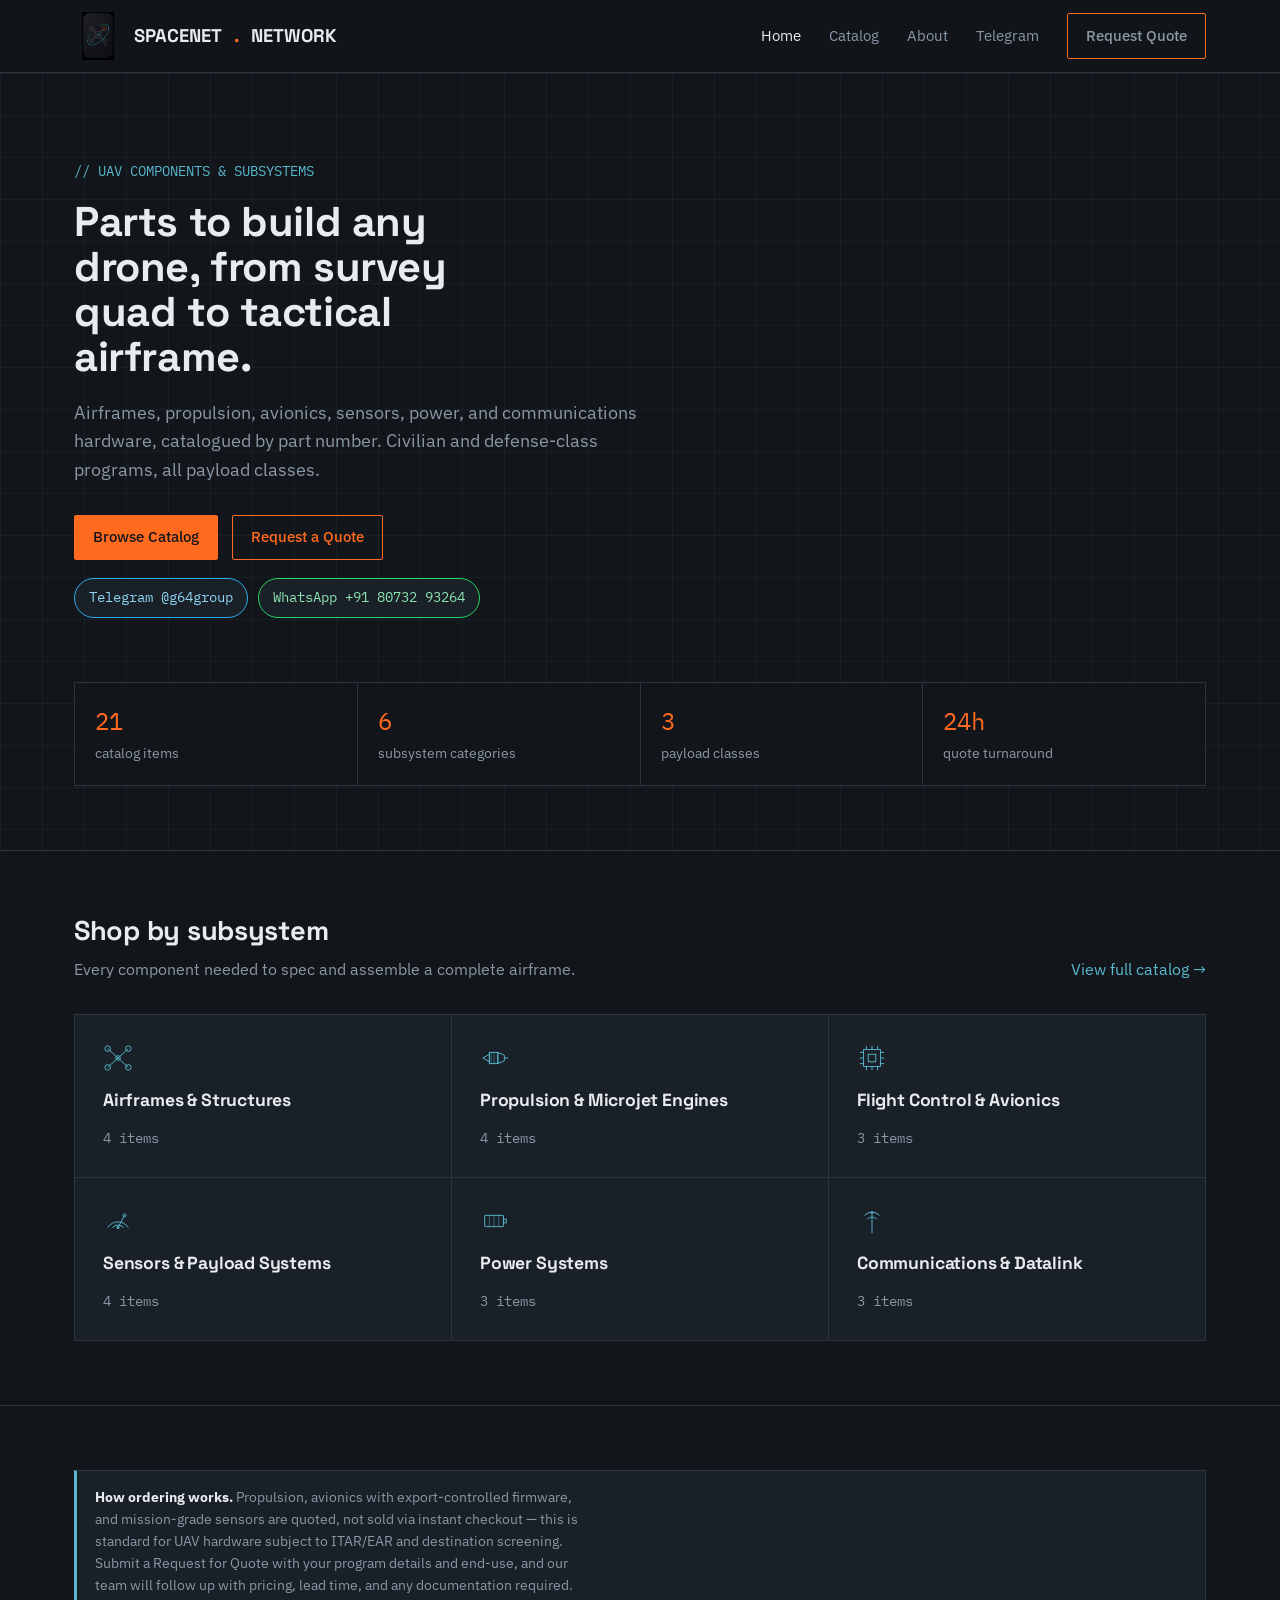
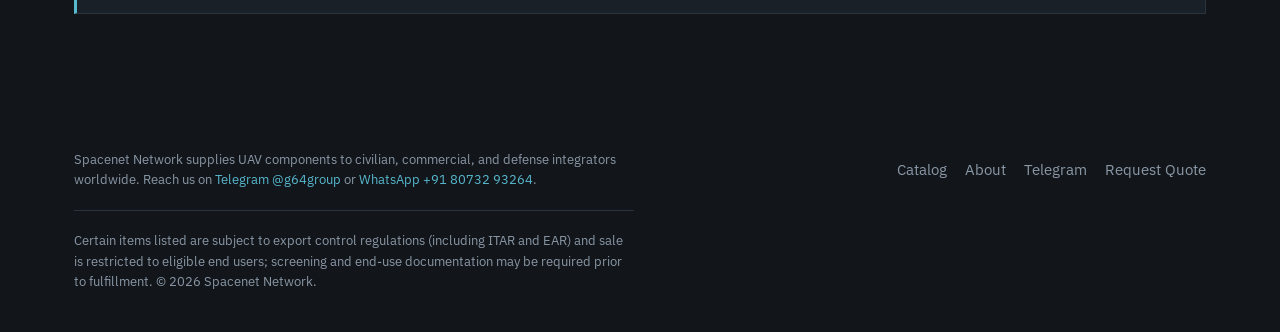
<file: index.html>
<!DOCTYPE html>
<html lang="en">
<head>
<meta charset="UTF-8">
<meta name="viewport" content="width=device-width, initial-scale=1">
<title>Spacenet Network — Drone Components & Subsystems</title>
<meta name="description" content="Airframes, propulsion, avionics, sensors, power, and comms components for civilian and defense-class UAV programs.">
<link rel="stylesheet" href="css/style.css">
<link rel="icon" href="img/logo.jpg">
</head>
<body>

<header class="site-header">
  <div class="wrap">
    <a href="index.html" class="logo"><img src="img/logo.jpg" alt="Spacenet Network">SPACENET<span class="dot">.</span>NETWORK</a>
    <nav class="nav">
      <a href="index.html" class="active">Home</a>
      <a href="catalog.html">Catalog</a>
      <a href="about.html">About</a>
      <a href="https://t.me/g64group">Telegram</a>
      <a href="quote.html" class="btn">Request Quote</a>
    </nav>
  </div>
</header>

<section class="hero">
  <div class="wrap">
    <span class="kicker">// UAV COMPONENTS & SUBSYSTEMS</span>
    <h1>Parts to build any drone, from survey quad to tactical airframe.</h1>
    <p class="lede">Airframes, propulsion, avionics, sensors, power, and communications hardware, catalogued by part number. Civilian and defense-class programs, all payload classes.</p>
    <div class="actions">
      <a href="catalog.html" class="btn solid">Browse Catalog</a>
      <a href="quote.html" class="btn">Request a Quote</a>
    </div>
    <div class="contact-bar" id="reach">
      <a class="pill tg" href="https://t.me/g64group" target="_blank" rel="noopener">Telegram @g64group</a>
      <a class="pill wa" href="https://wa.me/918073293264" target="_blank" rel="noopener">WhatsApp +91 80732 93264</a>
    </div>
    <div class="hero-stats">
      <div><span class="num">21</span><span class="lbl">catalog items</span></div>
      <div><span class="num">6</span><span class="lbl">subsystem categories</span></div>
      <div><span class="num">3</span><span class="lbl">payload classes</span></div>
      <div><span class="num">24h</span><span class="lbl">quote turnaround</span></div>
    </div>
  </div>
</section>

<section class="section">
  <div class="wrap">
    <div class="section-head">
      <div>
        <h2>Shop by subsystem</h2>
        <p>Every component needed to spec and assemble a complete airframe.</p>
      </div>
      <a href="catalog.html">View full catalog →</a>
    </div>
    <div class="cat-grid" id="cat-grid"></div>
  </div>
</section>

<section class="section" style="border-bottom:none;">
  <div class="wrap">
    <div class="notice">
      <p><strong style="color:var(--text)">How ordering works.</strong> Propulsion, avionics with export-controlled firmware, and mission-grade sensors are quoted, not sold via instant checkout — this is standard for UAV hardware subject to ITAR/EAR and destination screening. Submit a Request for Quote with your program details and end-use, and our team will follow up with pricing, lead time, and any documentation required.</p>
    </div>
  </div>
</section>

<footer class="site-footer">
  <div class="wrap" style="flex-direction:column;">
    <div style="display:flex; justify-content:space-between; width:100%; flex-wrap:wrap; gap:20px;">
      <p>Spacenet Network supplies UAV components to civilian, commercial, and defense integrators worldwide. Reach us on <a href="https://t.me/g64group">Telegram @g64group</a> or <a href="https://wa.me/918073293264">WhatsApp +91 80732 93264</a>.</p>
      <nav class="nav" style="gap:18px;"><a href="catalog.html">Catalog</a><a href="about.html">About</a><a href="https://t.me/g64group">Telegram</a><a href="quote.html">Request Quote</a></nav>
    </div>
    <p class="export-notice">Certain items listed are subject to export control regulations (including ITAR and EAR) and sale is restricted to eligible end users; screening and end-use documentation may be required prior to fulfillment. © 2026 Spacenet Network.</p>
  </div>
</footer>

<script src="js/icons.js"></script>
<script src="js/data.js"></script>
<script>
  const grid = document.getElementById('cat-grid');
  grid.innerHTML = CATEGORIES.map(c => {
    const count = PRODUCTS.filter(p => p.category === c.id).length;
    return `<a class="cat-card" href="catalog.html?cat=${c.id}">
      <svg><use href="#icon-${c.icon}"></use></svg>
      <h3>${c.label}</h3>
      <span class="count">${count} items</span>
    </a>`;
  }).join('');
</script>
</body>
</html>
</file>
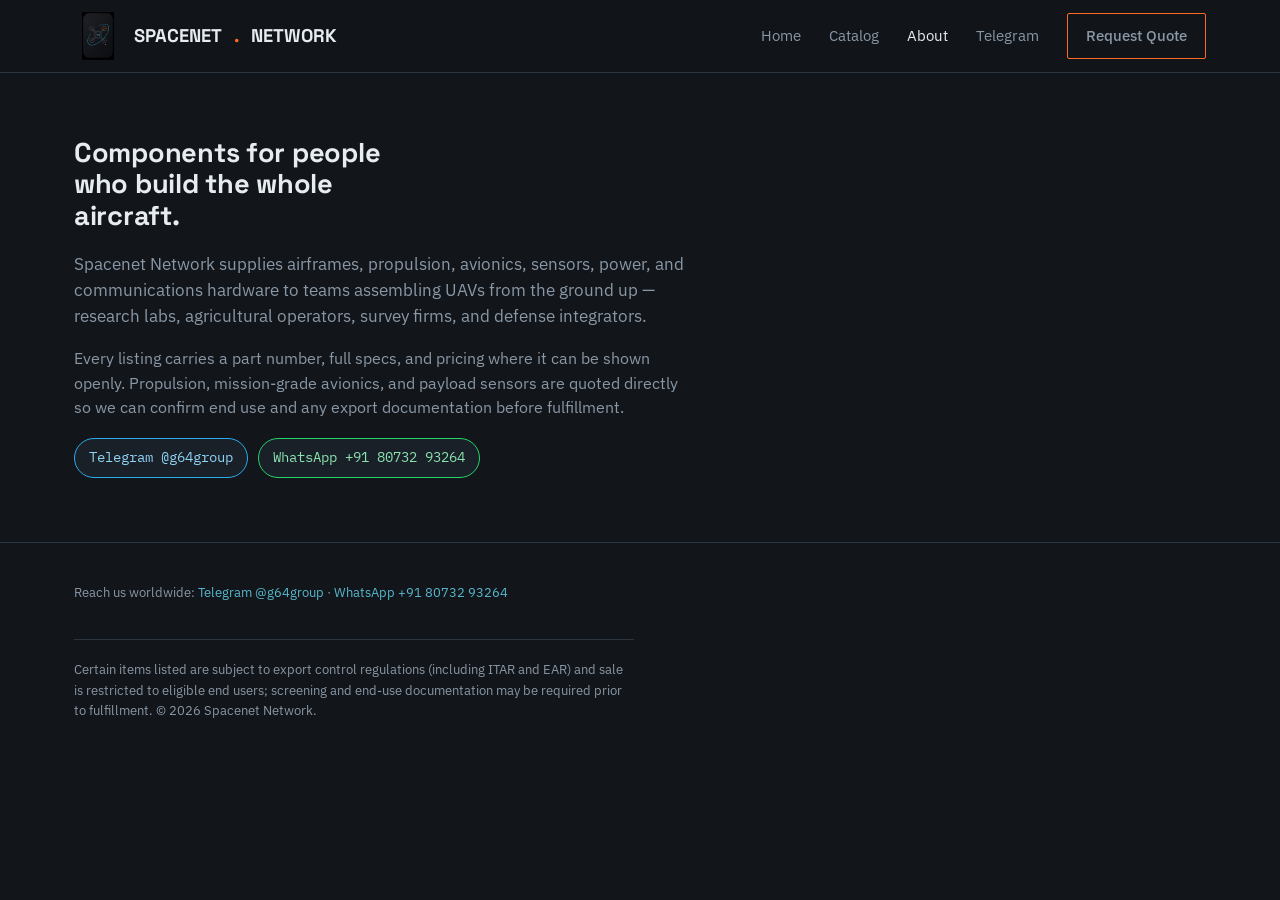
<file: about.html>
<!DOCTYPE html>
<html lang="en">
<head>
<meta charset="UTF-8">
<meta name="viewport" content="width=device-width, initial-scale=1">
<title>About — Spacenet Network</title>
<link rel="stylesheet" href="css/style.css">
</head>
<body>
<header class="site-header">
  <div class="wrap">
    <a href="index.html" class="logo"><img src="img/logo.jpg" alt="Spacenet Network">SPACENET<span class="dot">.</span>NETWORK</a>
    <nav class="nav">
      <a href="index.html">Home</a>
      <a href="catalog.html">Catalog</a>
      <a href="about.html" class="active">About</a>
      <a href="https://t.me/g64group">Telegram</a>
      <a href="quote.html" class="btn">Request Quote</a>
    </nav>
  </div>
</header>

<section class="section" style="padding-top:64px;">
  <div class="wrap">
    <h2 style="max-width:20ch;">Components for people who build the whole aircraft.</h2>
    <p style="font-size:1.05rem; margin-top:20px;">Spacenet Network supplies airframes, propulsion, avionics, sensors, power, and communications hardware to teams assembling UAVs from the ground up — research labs, agricultural operators, survey firms, and defense integrators.</p>
    <p>Every listing carries a part number, full specs, and pricing where it can be shown openly. Propulsion, mission-grade avionics, and payload sensors are quoted directly so we can confirm end use and any export documentation before fulfillment.</p>
    <div class="contact-bar">
      <a class="pill tg" href="https://t.me/g64group" target="_blank" rel="noopener">Telegram @g64group</a>
      <a class="pill wa" href="https://wa.me/918073293264" target="_blank" rel="noopener">WhatsApp +91 80732 93264</a>
    </div>
  </div>
</section>

<footer class="site-footer">
  <div class="wrap" style="flex-direction:column;">
    <p style="margin-bottom:16px;">Reach us worldwide: <a href="https://t.me/g64group">Telegram @g64group</a> · <a href="https://wa.me/918073293264">WhatsApp +91 80732 93264</a></p>
    <p class="export-notice">Certain items listed are subject to export control regulations (including ITAR and EAR) and sale is restricted to eligible end users; screening and end-use documentation may be required prior to fulfillment. © 2026 Spacenet Network.</p>
  </div>
</footer>
</body>
</html>
</file>
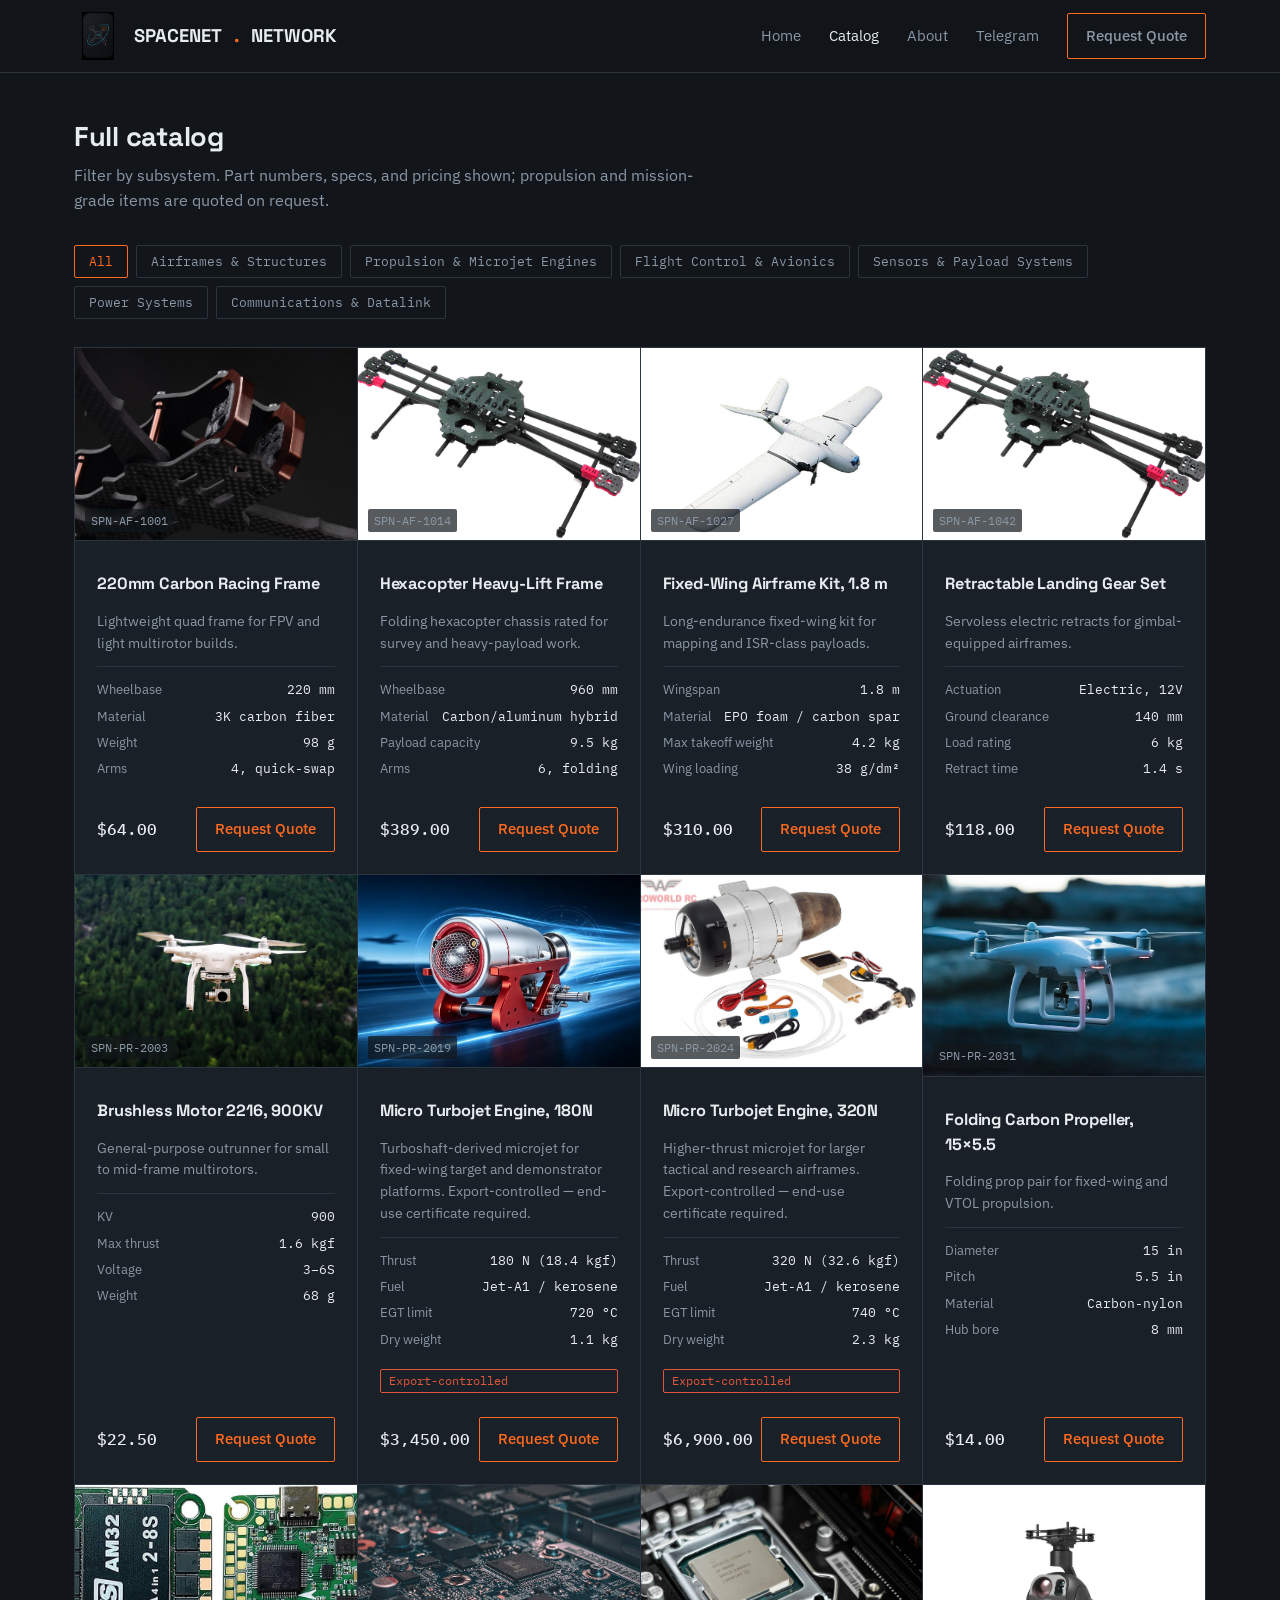
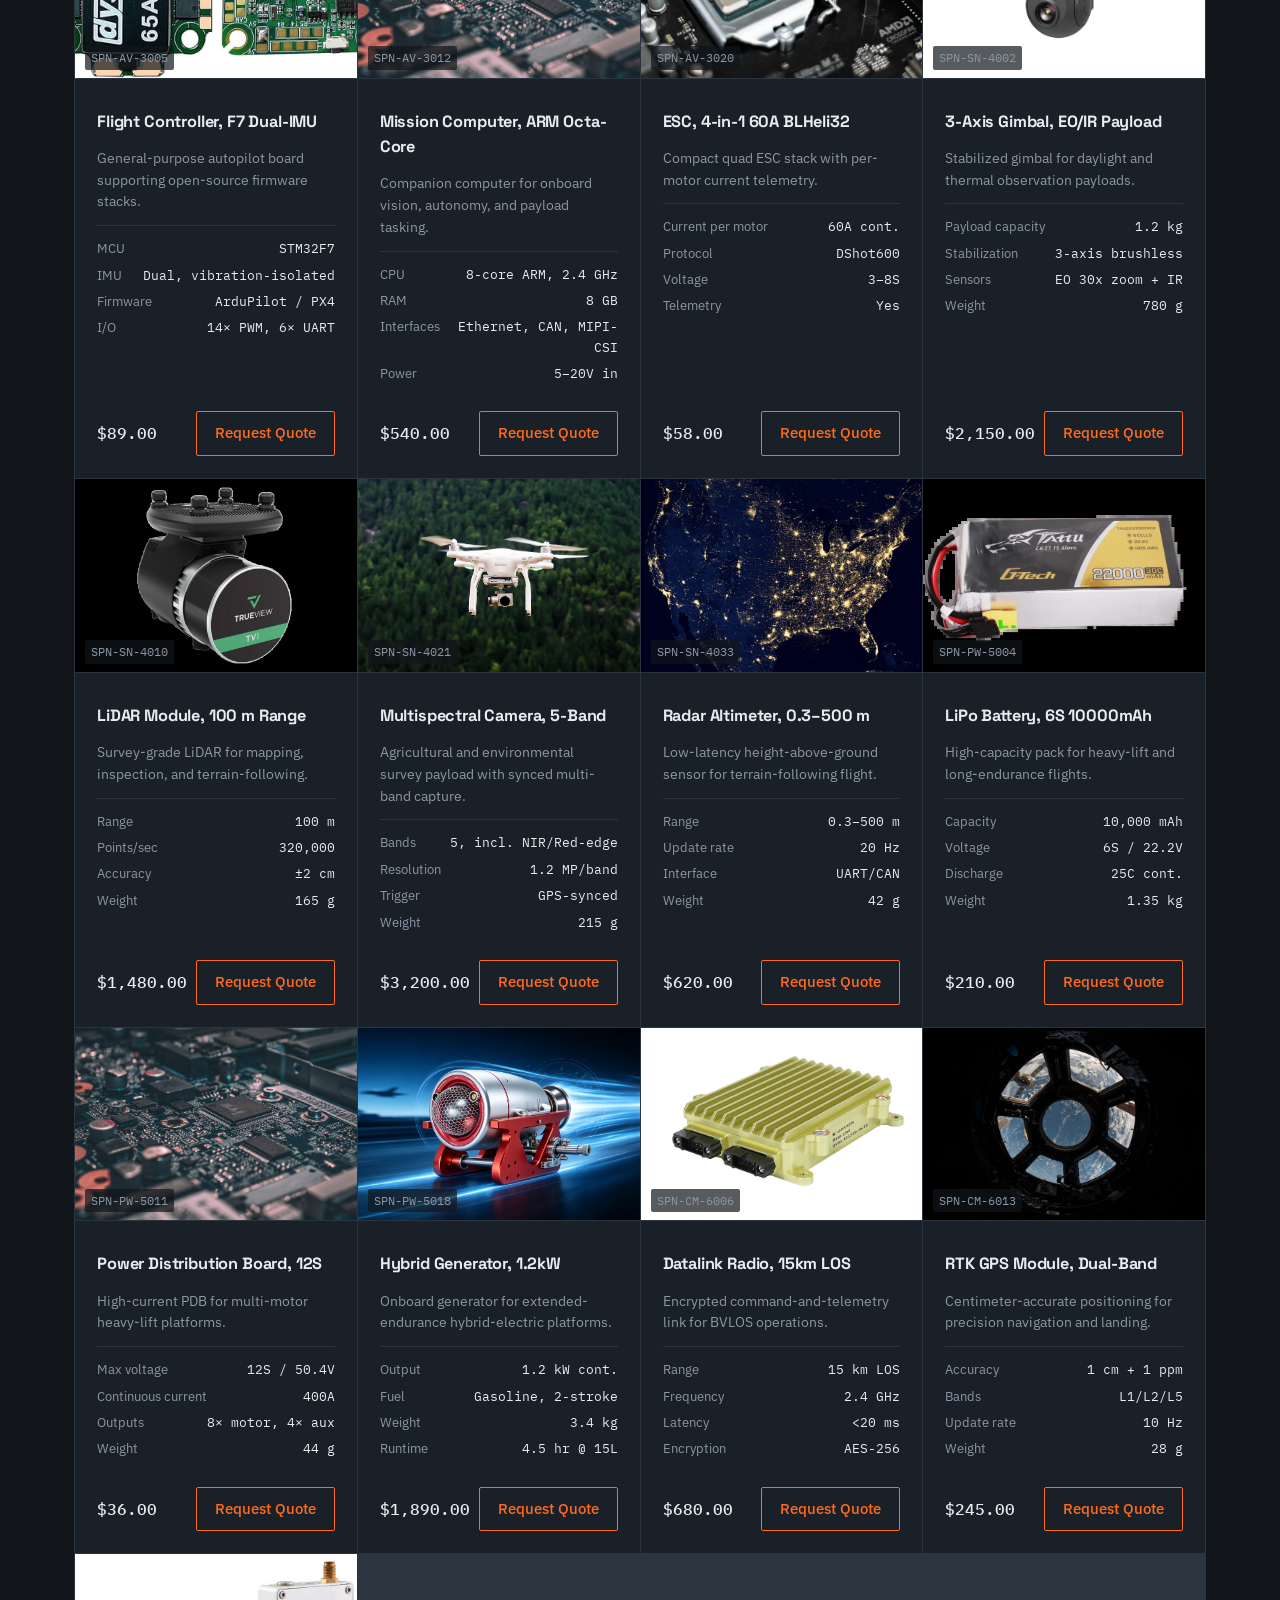
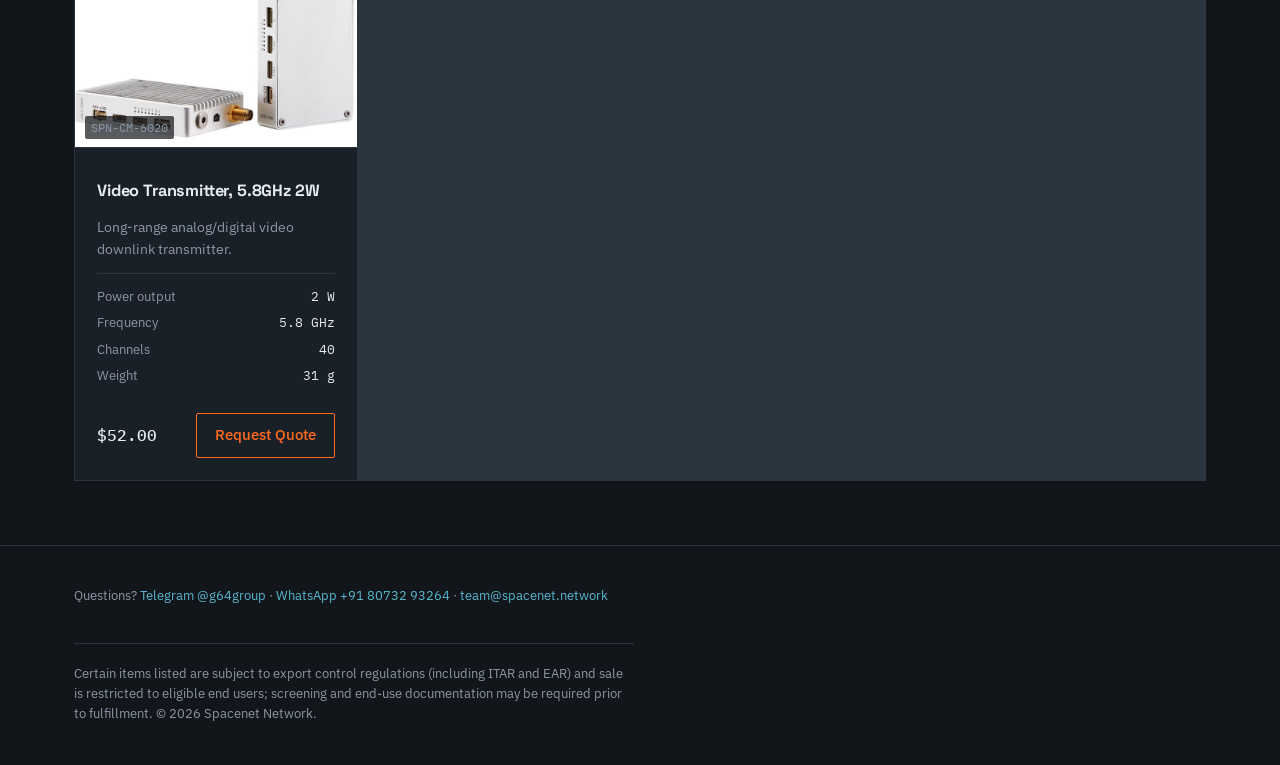
<file: catalog.html>
<!DOCTYPE html>
<html lang="en">
<head>
<meta charset="UTF-8">
<meta name="viewport" content="width=device-width, initial-scale=1">
<title>Catalog — Spacenet Network</title>
<link rel="stylesheet" href="css/style.css">
</head>
<body>

<header class="site-header">
  <div class="wrap">
    <a href="index.html" class="logo"><img src="img/logo.jpg" alt="Spacenet Network">SPACENET<span class="dot">.</span>NETWORK</a>
    <nav class="nav">
      <a href="index.html">Home</a>
      <a href="catalog.html" class="active">Catalog</a>
      <a href="about.html">About</a>
      <a href="https://t.me/g64group">Telegram</a>
      <a href="quote.html" class="btn">Request Quote</a>
    </nav>
  </div>
</header>

<section class="section" style="padding-top:48px;">
  <div class="wrap">
    <div class="section-head">
      <div>
        <h2>Full catalog</h2>
        <p>Filter by subsystem. Part numbers, specs, and pricing shown; propulsion and mission-grade items are quoted on request.</p>
      </div>
    </div>
    <div class="filters" id="filters"></div>
    <div class="product-grid" id="product-grid"></div>
  </div>
</section>

<footer class="site-footer">
  <div class="wrap" style="flex-direction:column;">
    <p style="margin-bottom:16px;">Questions? <a href="https://t.me/g64group">Telegram @g64group</a> · <a href="https://wa.me/918073293264">WhatsApp +91 80732 93264</a> · <a href="mailto:team@spacenet.network">team@spacenet.network</a></p>
    <p class="export-notice">Certain items listed are subject to export control regulations (including ITAR and EAR) and sale is restricted to eligible end users; screening and end-use documentation may be required prior to fulfillment. © 2026 Spacenet Network.</p>
  </div>
</footer>

<script src="js/icons.js"></script>
<script src="js/data.js"></script>
<script>
  const params = new URLSearchParams(location.search);
  let activeCat = params.get('cat') || 'all';

  const filtersEl = document.getElementById('filters');
  const gridEl = document.getElementById('product-grid');

  function renderFilters() {
    const chips = [{id:'all', label:'All'}, ...CATEGORIES.map(c => ({id:c.id, label:c.label}))];
    filtersEl.innerHTML = chips.map(c =>
      `<button class="filter-chip ${c.id===activeCat?'active':''}" data-cat="${c.id}">${c.label}</button>`
    ).join('');
    filtersEl.querySelectorAll('.filter-chip').forEach(btn => {
      btn.addEventListener('click', () => {
        activeCat = btn.dataset.cat;
        renderFilters();
        renderGrid();
      });
    });
  }

  function renderGrid() {
    const list = activeCat === 'all' ? PRODUCTS : PRODUCTS.filter(p => p.category === activeCat);
    gridEl.innerHTML = list.map(p => `
      <div class="product-card">
        <div class="product-visual">
          ${p.image ? `<img src="${p.image}" alt="${p.name}" loading="lazy">` : `<svg><use href="#render-${p.icon}"></use></svg>`}
          <span class="sku">${p.sku}</span>
        </div>
        <div class="product-body">
          <h3>${p.name}</h3>
          <p class="blurb">${p.blurb}</p>
          <ul class="specs">
            ${p.specs.map(([k,v]) => `<li><span>${k}</span><span>${v}</span></li>`).join('')}
          </ul>
          ${p.exportControlled ? '<span class="tag-restricted">Export-controlled</span>' : ''}
          <div class="card-foot">
            <span class="price">${p.price}</span>
            <a class="btn" href="quote.html?sku=${encodeURIComponent(p.sku)}">Request Quote</a>
          </div>
        </div>
      </div>
    `).join('');
  }

  renderFilters();
  renderGrid();
</script>
</body>
</html>
</file>
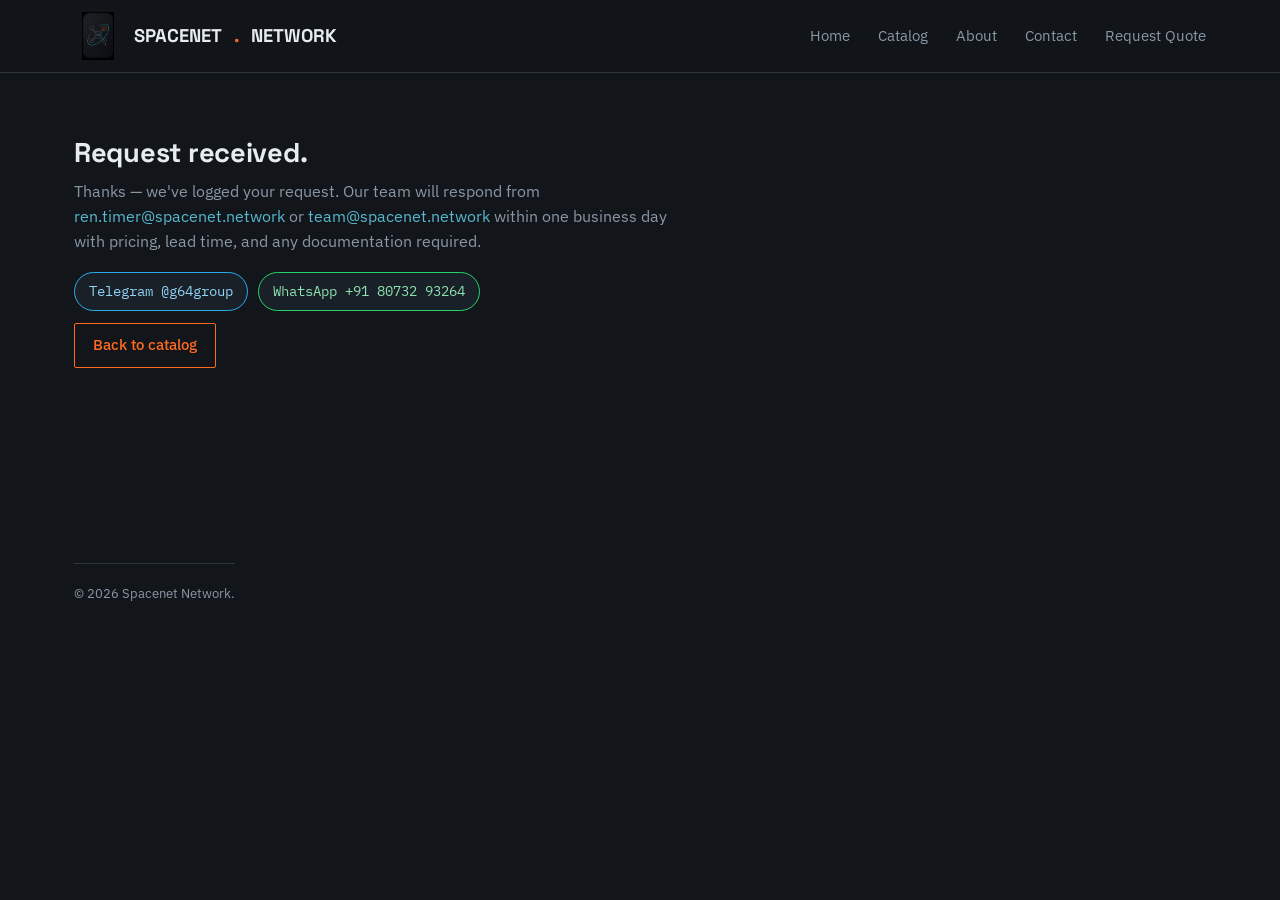
<file: quote-received.html>
<!DOCTYPE html>
<html lang="en">
<head>
<meta charset="UTF-8">
<meta name="viewport" content="width=device-width, initial-scale=1">
<title>Request received — Spacenet Network</title>
<link rel="stylesheet" href="css/style.css">
</head>
<body>
<header class="site-header">
  <div class="wrap">
    <a href="index.html" class="logo"><img src="img/logo.jpg" alt="Spacenet Network">SPACENET<span class="dot">.</span>NETWORK</a>
    <nav class="nav">
      <a href="index.html">Home</a>
      <a href="catalog.html">Catalog</a>
      <a href="about.html">About</a>
      <a href="mailto:team@spacenet.network">Contact</a>
      <a href="quote.html">Request Quote</a>
    </nav>
  </div>
</header>
<section class="section" style="padding-top:64px; border-bottom:none; min-height:50vh;">
  <div class="wrap">
    <h2>Request received.</h2>
    <p>Thanks — we've logged your request. Our team will respond from <a href="mailto:ren.timer@spacenet.network">ren.timer@spacenet.network</a> or <a href="mailto:team@spacenet.network">team@spacenet.network</a> within one business day with pricing, lead time, and any documentation required.</p>
    <div class="contact-bar">
      <a class="pill tg" href="https://t.me/g64group" target="_blank" rel="noopener">Telegram @g64group</a>
      <a class="pill wa" href="https://wa.me/918073293264" target="_blank" rel="noopener">WhatsApp +91 80732 93264</a>
    </div>
    <a class="btn" href="catalog.html" style="margin-top:12px; display:inline-flex;">Back to catalog</a>
  </div>
</section>
<footer class="site-footer">
  <div class="wrap"><p class="export-notice">© 2026 Spacenet Network.</p></div>
</footer>
</body>
</html>
</file>
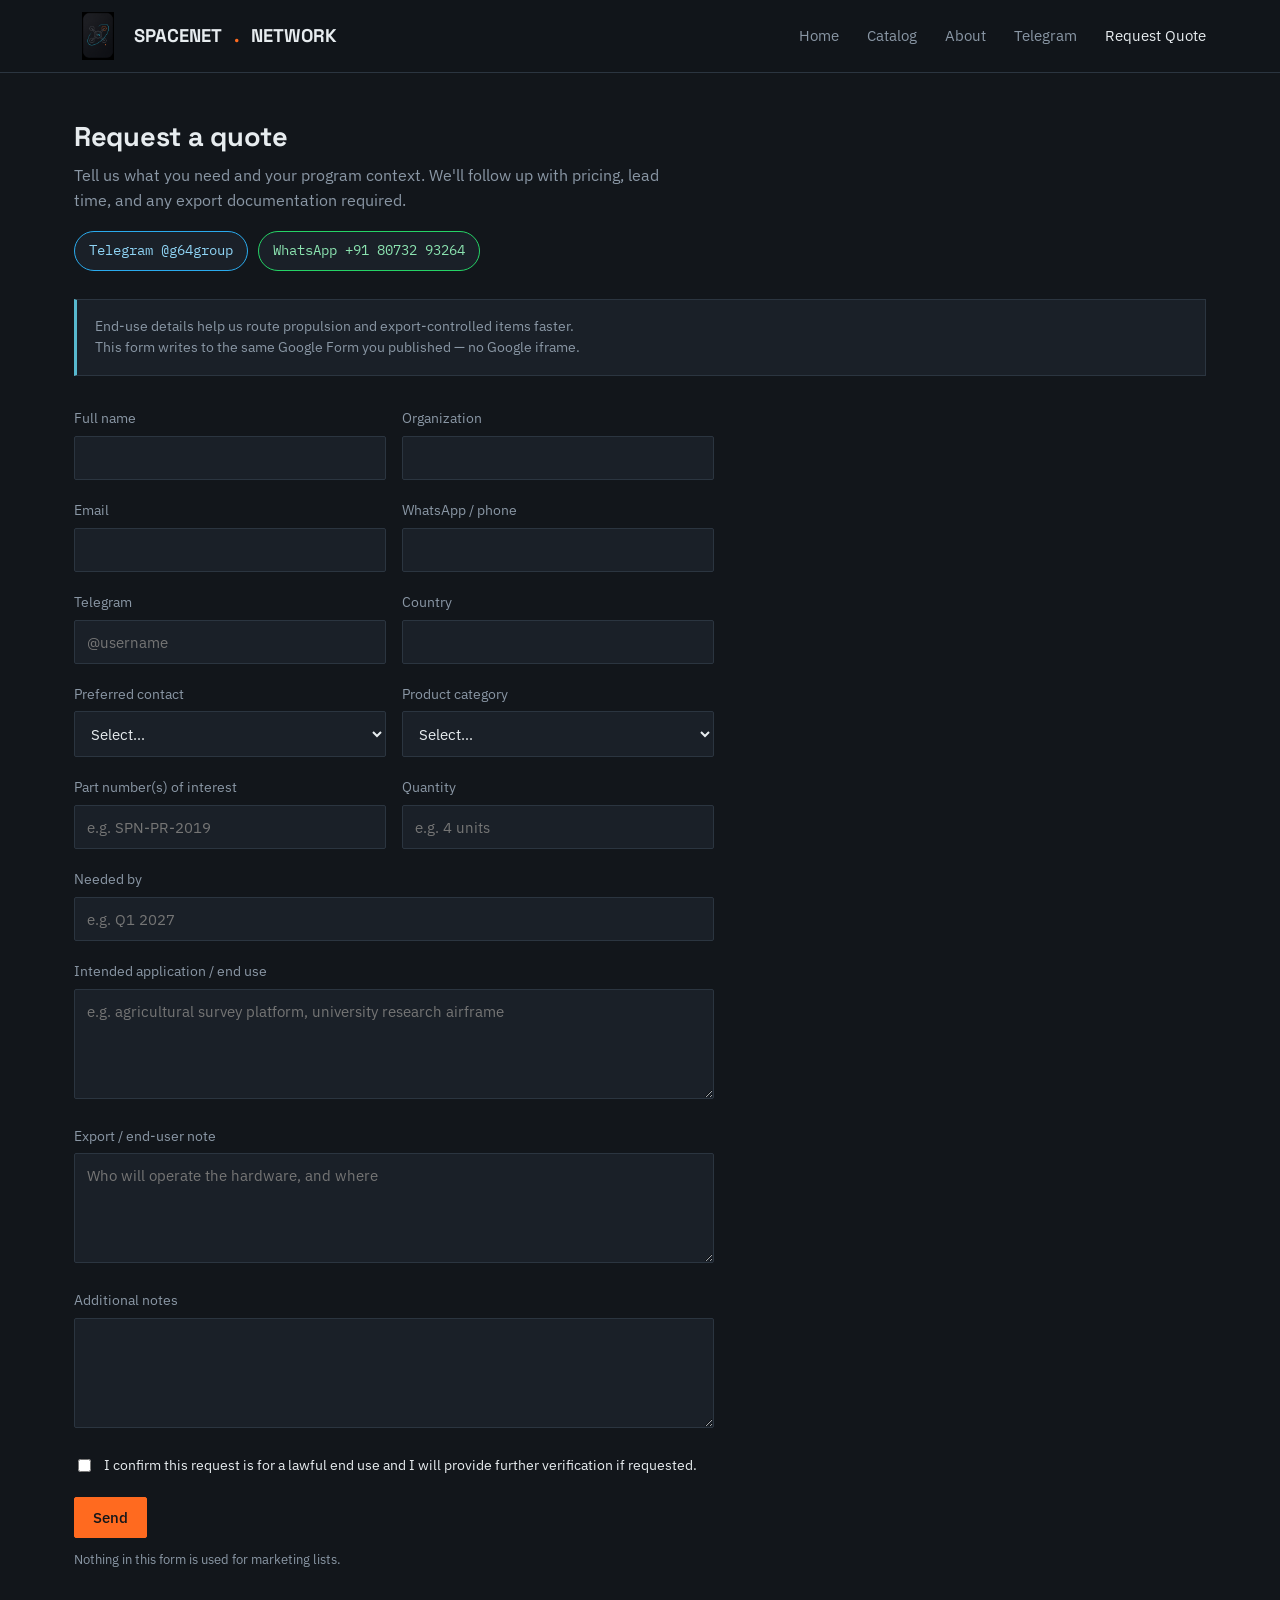
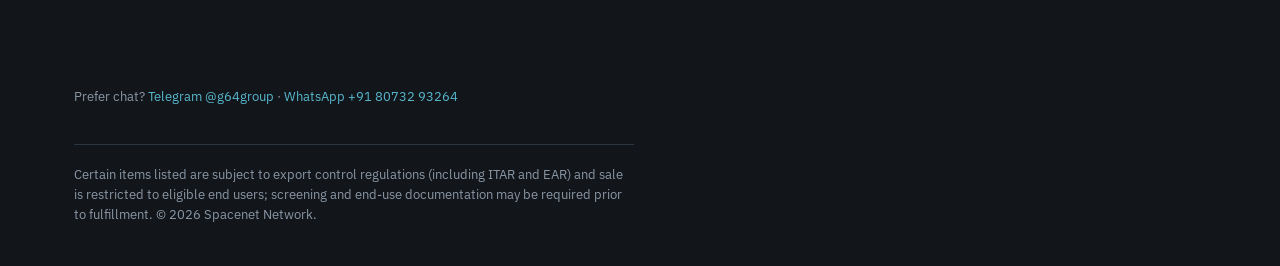
<file: quote.html>
<!DOCTYPE html>
<html lang="en">
<head>
<meta charset="UTF-8">
<meta name="viewport" content="width=device-width, initial-scale=1">
<title>Request a Quote — Spacenet Network</title>
<link rel="stylesheet" href="css/style.css">
</head>
<body>

<header class="site-header">
  <div class="wrap">
    <a href="index.html" class="logo"><img src="img/logo.jpg" alt="Spacenet Network">SPACENET<span class="dot">.</span>NETWORK</a>
    <nav class="nav">
      <a href="index.html">Home</a>
      <a href="catalog.html">Catalog</a>
      <a href="about.html">About</a>
      <a href="https://t.me/g64group">Telegram</a>
      <a href="quote.html" class="active">Request Quote</a>
    </nav>
  </div>
</header>

<section class="section" style="padding-top:48px; border-bottom:none;">
  <div class="wrap">
    <h2>Request a quote</h2>
    <p>Tell us what you need and your program context. We'll follow up with pricing, lead time, and any export documentation required.</p>
    <div class="contact-bar" style="margin-bottom:28px;">
      <a class="pill tg" href="https://t.me/g64group" target="_blank" rel="noopener">Telegram @g64group</a>
      <a class="pill wa" href="https://wa.me/918073293264" target="_blank" rel="noopener">WhatsApp +91 80732 93264</a>
    </div>

    <div class="notice">
      <p>End-use details help us route propulsion and export-controlled items faster. This form writes to the same Google Form you published — no Google iframe.</p>
    </div>

    <form class="rfq-form" id="rfq-form"
      action="https://docs.google.com/forms/d/e/1FAIpQLSdOw5aGSxDJv80zeuaMmI3-4byaxpznPhiILn5mR5vWfxet1w/formResponse"
      method="POST"
      target="hidden_iframe">
      <div class="field-row">
        <div class="field">
          <label for="name">Full name</label>
          <input type="text" id="name" name="entry.1360533843" required autocomplete="name">
        </div>
        <div class="field">
          <label for="org">Organization</label>
          <input type="text" id="org" name="entry.1508898149" required>
        </div>
      </div>
      <div class="field-row">
        <div class="field">
          <label for="email">Email</label>
          <input type="email" id="email" name="entry.1737866066" required autocomplete="email">
        </div>
        <div class="field">
          <label for="phone">WhatsApp / phone</label>
          <input type="tel" id="phone" name="entry.2061188105" required>
        </div>
      </div>
      <div class="field-row">
        <div class="field">
          <label for="telegram">Telegram</label>
          <input type="text" id="telegram" name="entry.1355482251" placeholder="@username">
        </div>
        <div class="field">
          <label for="country">Country</label>
          <input type="text" id="country" name="entry.249865413" required>
        </div>
      </div>
      <div class="field-row">
        <div class="field">
          <label for="pref">Preferred contact</label>
          <select id="pref" name="entry.1210929339" required>
            <option value="">Select…</option>
            <option>Telegram</option>
            <option>WhatsApp</option>
            <option>Email</option>
          </select>
        </div>
        <div class="field">
          <label for="cat">Product category</label>
          <select id="cat" name="entry.22319828">
            <option value="">Select…</option>
            <option>Airframes</option>
            <option>Propulsion &amp; Microjet</option>
            <option>Avionics</option>
            <option>Sensors</option>
            <option>Power</option>
            <option>Comms</option>
            <option>Navigation</option>
            <option>Other</option>
          </select>
        </div>
      </div>
      <div class="field-row">
        <div class="field">
          <label for="sku">Part number(s) of interest</label>
          <input type="text" id="sku" name="entry.145608249" placeholder="e.g. SPN-PR-2019">
        </div>
        <div class="field">
          <label for="qty">Quantity</label>
          <input type="text" id="qty" name="entry.1394003605" placeholder="e.g. 4 units">
        </div>
      </div>
      <div class="field">
        <label for="needed">Needed by</label>
        <input type="text" id="needed" name="entry.1658151970" placeholder="e.g. Q1 2027">
      </div>
      <div class="field">
        <label for="enduse">Intended application / end use</label>
        <textarea id="enduse" name="entry.1193815315" required placeholder="e.g. agricultural survey platform, university research airframe"></textarea>
      </div>
      <div class="field">
        <label for="export">Export / end-user note</label>
        <textarea id="export" name="entry.219278210" placeholder="Who will operate the hardware, and where"></textarea>
      </div>
      <div class="field">
        <label for="notes">Additional notes</label>
        <textarea id="notes" name="entry.1600161999"></textarea>
      </div>
      <div class="field">
        <label style="display:flex; gap:10px; align-items:flex-start; color:var(--text);">
          <input type="checkbox" name="entry.931882376" value="Yes" required style="margin-top:4px; width:auto;">
          <span>I confirm this request is for a lawful end use and I will provide further verification if requested.</span>
        </label>
      </div>
      <button type="submit" class="btn solid" id="contact-submit">Send</button>
      <p style="margin-top:12px; font-size:0.82rem;">Nothing in this form is used for marketing lists.</p>
    </form>

    <div id="form-success" style="display:none; max-width:640px;">
      <h3 style="margin-top:8px;">Request received.</h3>
      <p>We'll reply by your preferred channel. Telegram <a href="https://t.me/g64group">@g64group</a> · WhatsApp <a href="https://wa.me/918073293264">+91 80732 93264</a>.</p>
      <a class="btn" href="catalog.html">Back to catalog</a>
    </div>
  </div>
</section>

<iframe name="hidden_iframe" id="hidden_iframe" style="display:none;" title="form sink"></iframe>

<footer class="site-footer">
  <div class="wrap" style="flex-direction:column;">
    <p style="margin-bottom:16px;">Prefer chat? <a href="https://t.me/g64group">Telegram @g64group</a> · <a href="https://wa.me/918073293264">WhatsApp +91 80732 93264</a></p>
    <p class="export-notice">Certain items listed are subject to export control regulations (including ITAR and EAR) and sale is restricted to eligible end users; screening and end-use documentation may be required prior to fulfillment. © 2026 Spacenet Network.</p>
  </div>
</footer>

<script>
  const params = new URLSearchParams(location.search);
  if (params.get('sku')) document.getElementById('sku').value = params.get('sku');

  const form = document.getElementById('rfq-form');
  const iframe = document.getElementById('hidden_iframe');
  const success = document.getElementById('form-success');
  let pending = false;

  form.addEventListener('submit', function () {
    pending = true;
  });
  iframe.addEventListener('load', function () {
    if (!pending) return;
    pending = false;
    form.style.display = 'none';
    success.style.display = 'block';
    success.scrollIntoView({ behavior: 'smooth', block: 'start' });
  });
</script>
</body>
</html>
</file>
<file: css/style.css>
@import url('https://fonts.googleapis.com/css2?family=Space+Grotesk:wght@400;500;700&family=IBM+Plex+Sans:wght@400;500&family=IBM+Plex+Mono:wght@400;500&display=swap');

:root {
  --bg: #12161B;
  --surface: #1A2028;
  --surface-raised: #1F2731;
  --line: #2B3540;
  --text: #E7ECEF;
  --text-muted: #8A97A5;
  --accent: #FF6A1F;
  --accent-2: #57B8CE;
  --danger: #E0563A;
  --font-display: 'Space Grotesk', sans-serif;
  --font-body: 'IBM Plex Sans', sans-serif;
  --font-mono: 'IBM Plex Mono', monospace;
}

* { box-sizing: border-box; }
html { scroll-behavior: smooth; }
body {
  margin: 0;
  background: var(--bg);
  color: var(--text);
  font-family: var(--font-body);
  font-size: 16px;
  line-height: 1.55;
}

a { color: var(--accent-2); text-decoration: none; }
a:hover { text-decoration: underline; }
a:focus-visible, button:focus-visible, input:focus-visible, select:focus-visible, textarea:focus-visible {
  outline: 2px solid var(--accent-2);
  outline-offset: 2px;
}

h1, h2, h3 { font-family: var(--font-display); font-weight: 700; margin: 0 0 0.4em; letter-spacing: -0.01em; }
h1 { font-size: 2.6rem; line-height: 1.08; }
h2 { font-size: 1.7rem; line-height: 1.15; }
h3 { font-size: 1.1rem; }
p { margin: 0 0 1em; max-width: 62ch; color: var(--text-muted); }

.mono { font-family: var(--font-mono); }

.wrap { max-width: 1180px; margin: 0 auto; padding: 0 24px; }

/* Header */
.site-header {
  border-bottom: 1px solid var(--line);
  position: sticky; top: 0; z-index: 10;
  background: rgba(18, 22, 27, 0.94);
  backdrop-filter: blur(6px);
}
.site-header .wrap {
  display: flex; align-items: center; justify-content: space-between;
  height: 72px;
}
.logo {
  font-family: var(--font-display); font-weight: 700; font-size: 1.15rem;
  color: var(--text); display: flex; align-items: center; gap: 12px;
  flex-shrink: 0;
}
.logo img {
  width: 48px !important;
  height: 48px !important;
  max-width: 48px !important;
  max-height: 48px !important;
  object-fit: contain;
  display: block;
  border-radius: 8px;
}
.logo .dot { color: var(--accent); }
.nav { display: flex; gap: 28px; align-items: center; }
.nav a { color: var(--text-muted); font-size: 0.95rem; }
.nav a.active, .nav a:hover { color: var(--text); text-decoration: none; }
.btn {
  display: inline-flex; align-items: center; gap: 8px;
  padding: 10px 18px; border: 1px solid var(--accent);
  color: var(--accent); font-family: var(--font-body); font-size: 0.92rem;
  font-weight: 500; background: transparent; cursor: pointer; border-radius: 2px;
}
.btn:hover { background: var(--accent); color: #14161A; text-decoration: none; }
.btn.solid { background: var(--accent); color: #14161A; }
.btn.solid:hover { background: transparent; color: var(--accent); }

/* Hero */
.hero {
  border-bottom: 1px solid var(--line);
  background-image:
    linear-gradient(rgba(87,184,206,0.06) 1px, transparent 1px),
    linear-gradient(90deg, rgba(87,184,206,0.06) 1px, transparent 1px);
  background-size: 42px 42px;
  padding: 88px 0 64px;
}
.hero .kicker {
  font-family: var(--font-mono); color: var(--accent-2); font-size: 0.85rem;
  margin-bottom: 18px; display: block;
}
.hero h1 { max-width: 14ch; }
.hero p.lede { font-size: 1.15rem; max-width: 52ch; margin-top: 18px; }
.hero .actions { display: flex; gap: 14px; margin-top: 32px; }
.hero-stats {
  display: grid; grid-template-columns: repeat(4, 1fr); gap: 1px;
  background: var(--line); margin-top: 64px; border: 1px solid var(--line);
}
.hero-stats div { background: var(--bg); padding: 20px; }
.hero-stats .num { font-family: var(--font-mono); font-size: 1.5rem; color: var(--accent); display: block; }
.hero-stats .lbl { font-size: 0.85rem; color: var(--text-muted); }

/* Category grid */
.section { padding: 64px 0; border-bottom: 1px solid var(--line); }
.section-head { display: flex; justify-content: space-between; align-items: flex-end; margin-bottom: 32px; gap: 24px; }
.section-head p { margin: 0; }

.cat-grid { display: grid; grid-template-columns: repeat(3, 1fr); gap: 1px; background: var(--line); border: 1px solid var(--line); }
.cat-card {
  background: var(--surface); padding: 28px; display: flex; flex-direction: column; gap: 14px;
  color: var(--text); transition: background 0.15s;
}
.cat-card:hover { background: var(--surface-raised); text-decoration: none; }
.cat-card svg { width: 30px; height: 30px; color: var(--accent-2); }
.cat-card h3 { margin: 0; }
.cat-card span.count { font-family: var(--font-mono); color: var(--text-muted); font-size: 0.85rem; }

/* Product grid */
.filters { display: flex; flex-wrap: wrap; gap: 8px; margin-bottom: 28px; }
.filter-chip {
  font-family: var(--font-mono); font-size: 0.82rem; padding: 7px 14px;
  border: 1px solid var(--line); color: var(--text-muted); background: transparent;
  cursor: pointer; border-radius: 2px;
}
.filter-chip.active { border-color: var(--accent); color: var(--accent); }

.product-grid { display: grid; grid-template-columns: repeat(auto-fill, minmax(270px, 1fr)); gap: 1px; background: var(--line); border: 1px solid var(--line); }
.product-card { background: var(--surface); display: flex; flex-direction: column; gap: 12px; }
.product-visual {
  position: relative; width: 100%; aspect-ratio: 16 / 11;
  background:
    radial-gradient(circle at 30% 20%, rgba(87,184,206,0.10), transparent 60%),
    var(--bg);
  border-bottom: 1px solid var(--line);
  display: flex; align-items: center; justify-content: center;
}
.product-visual svg { width: 82%; height: 82%; }
.product-visual img {
  width: 100%; height: 100%; object-fit: cover; display: block;
}

.contact-bar {
  display: flex; flex-wrap: wrap; gap: 10px; align-items: center; margin-top: 18px;
}
.pill {
  display: inline-flex; align-items: center; gap: 8px;
  border: 1px solid var(--line); background: var(--surface);
  color: var(--text); padding: 8px 14px; border-radius: 999px;
  font-size: 0.88rem; font-family: var(--font-mono);
}
.pill:hover { border-color: var(--accent-2); color: var(--text); text-decoration: none; }
.pill.wa { border-color: #25D366; color: #8be3b0; }
.pill.tg { border-color: #2AABEE; color: #8fd4f5; }
.product-visual .sku {
  position: absolute; bottom: 8px; left: 10px;
  font-family: var(--font-mono); font-size: 0.7rem; color: var(--text-muted);
  background: rgba(18,22,27,0.7); padding: 2px 6px; border-radius: 2px;
}
.product-body { padding: 18px 22px 22px; display: flex; flex-direction: column; gap: 12px; flex: 1; }
.product-card .sku { font-family: var(--font-mono); font-size: 0.78rem; color: var(--text-muted); }
.product-card h3 { font-size: 1.02rem; margin-bottom: 2px; }
.product-card .blurb { font-size: 0.88rem; margin: 0; }
.specs { list-style: none; margin: 0; padding: 0; border-top: 1px solid var(--line); padding-top: 10px; }
.specs li { display: flex; justify-content: space-between; font-size: 0.82rem; padding: 3px 0; }
.specs li span:first-child { color: var(--text-muted); }
.specs li span:last-child { font-family: var(--font-mono); color: var(--text); text-align: right; }
.card-foot { display: flex; justify-content: space-between; align-items: center; margin-top: auto; padding-top: 12px; }
.price { font-family: var(--font-mono); font-weight: 500; }
.tag-restricted {
  display: inline-block; font-family: var(--font-mono); font-size: 0.72rem;
  color: var(--danger); border: 1px solid var(--danger); padding: 2px 8px; border-radius: 2px; margin-top: 4px;
}

/* RFQ / contact */
.rfq-form { max-width: 640px; }
.field { margin-bottom: 20px; }
.field label { display: block; font-size: 0.88rem; margin-bottom: 6px; color: var(--text-muted); }
.field input, .field select, .field textarea {
  width: 100%; background: var(--surface); border: 1px solid var(--line); color: var(--text);
  padding: 11px 12px; font-family: var(--font-body); font-size: 0.95rem; border-radius: 2px;
}
.field textarea { min-height: 110px; resize: vertical; }
.field-row { display: grid; grid-template-columns: 1fr 1fr; gap: 16px; }
.notice {
  border: 1px solid var(--line); border-left: 3px solid var(--accent-2);
  padding: 16px 18px; background: var(--surface); font-size: 0.88rem; margin-bottom: 32px;
}
.notice p { margin: 0; color: var(--text-muted); }

/* Footer */
.site-footer { padding: 40px 0; }
.site-footer .wrap { display: flex; justify-content: space-between; flex-wrap: wrap; gap: 20px; }
.site-footer p { font-size: 0.82rem; color: var(--text-muted); margin: 0; max-width: 70ch; }
.export-notice { font-size: 0.78rem; color: var(--text-muted); border-top: 1px solid var(--line); margin-top: 28px; padding-top: 20px; }

@media (max-width: 860px) {
  .cat-grid { grid-template-columns: repeat(2, 1fr); }
  .hero-stats { grid-template-columns: repeat(2, 1fr); }
  .field-row { grid-template-columns: 1fr; }
}
@media (max-width: 560px) {
  .cat-grid { grid-template-columns: 1fr; }
  .nav { display: none; }
  h1 { font-size: 2rem; }
}

@media (prefers-reduced-motion: reduce) {
  * { scroll-behavior: auto !important; transition: none !important; }
}
</file>
